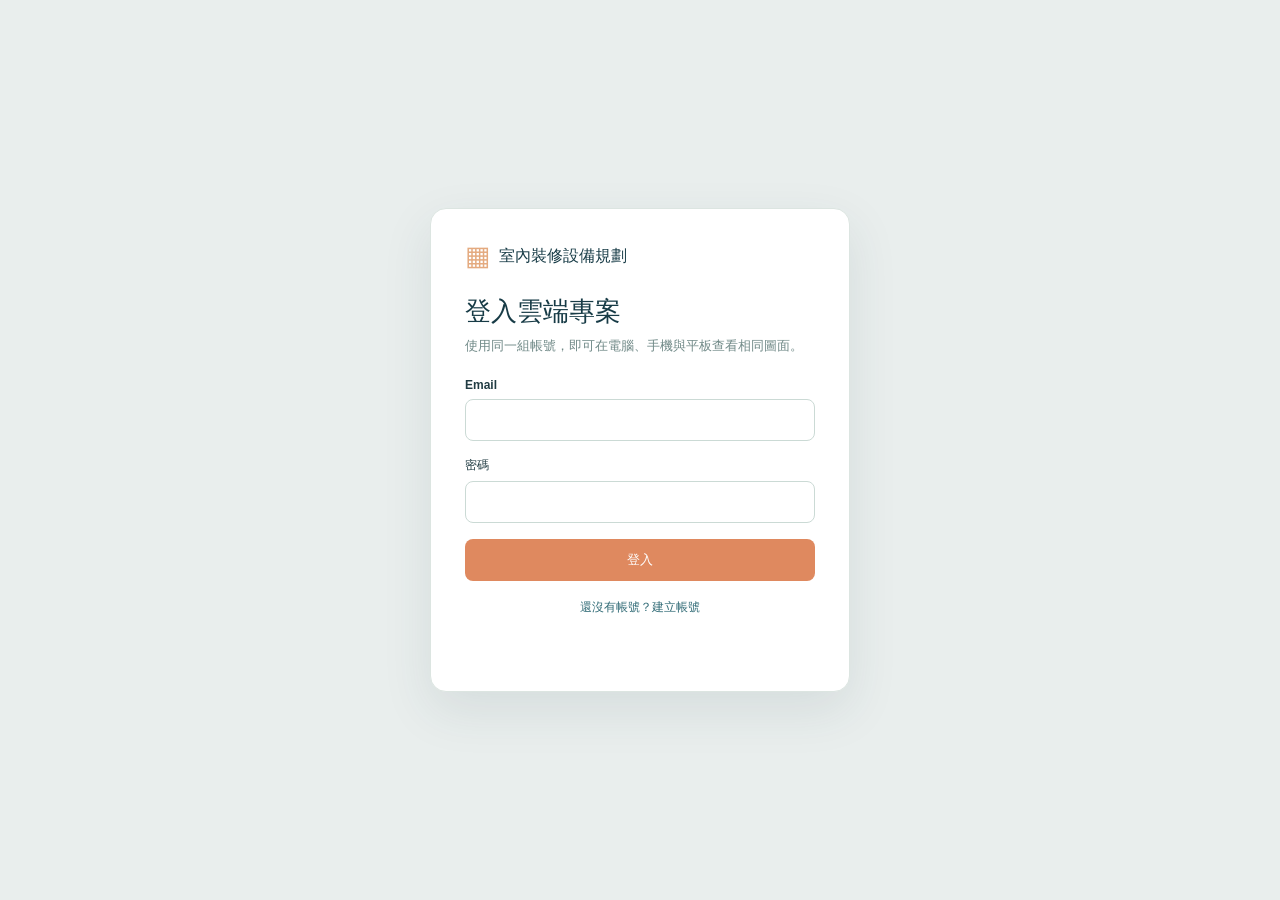
<file: index.html>
<!doctype html>
<html lang="zh-Hant">
<head>
  <meta charset="utf-8">
  <meta name="viewport" content="width=device-width, initial-scale=1">
  <meta name="theme-color" content="#173b46">
  <meta name="description" content="在平面圖上配置設備，立即產生設備數量清單與報價。">
  <title>室內裝修設備規劃</title>
  <link rel="icon" type="image/svg+xml" href="data:image/svg+xml,%3Csvg xmlns='http://www.w3.org/2000/svg' viewBox='0 0 64 64'%3E%3Crect width='64' height='64' rx='14' fill='%23173b46'/%3E%3Cpath d='M12 17h40v30H12zM12 31h40M31 17v30' fill='none' stroke='%23f5ede0' stroke-width='4'/%3E%3Ccircle cx='44' cy='39' r='5' fill='%23e18c63'/%3E%3C/svg%3E">
  <link rel="stylesheet" href="./styles.css?v=20260930-delete-project">
  <script src="./config.js"></script>
</head>
<body>
  <section id="authScreen" class="entry-screen">
    <div class="entry-card">
      <div class="entry-brand"><span class="brand-mark">▦</span> 室內裝修設備規劃</div>
      <h1>登入雲端專案</h1>
      <p>使用同一組帳號，即可在電腦、手機與平板查看相同圖面。</p>
      <div id="configNotice" class="entry-notice" hidden>尚未設定 Supabase。請依 README 填入 dist/config.js 的 Project URL 與 publishable key。</div>
      <form id="authForm">
        <label class="field">Email<input id="authEmail" type="email" autocomplete="email" required></label>
        <label class="field">密碼<input id="authPassword" type="password" autocomplete="current-password" minlength="6" required></label>
        <button id="authSubmit" class="primary-button full" type="submit">登入</button>
      </form>
      <button id="authMode" class="entry-link" type="button">還沒有帳號？建立帳號</button>
      <p id="authMessage" class="entry-message" role="status" aria-live="polite"></p>
    </div>
  </section>

  <section id="projectScreen" class="entry-screen" hidden>
    <div class="project-home">
      <div class="project-home-head"><div><div class="entry-brand"><span class="brand-mark">▦</span> 室內裝修設備規劃</div><h1>我的專案</h1><p id="projectAccount"></p></div><button id="signOutHome" class="outline-button" type="button">登出</button></div>
      <p id="projectStatus" class="entry-message" role="status" aria-live="polite"></p>
      <div id="projectCards" class="project-cards"></div>
      <form id="newProjectForm" class="new-project-form"><label class="field">新專案名稱<input id="newProjectName" type="text" maxlength="120" required placeholder="例如：高雄案場"></label><button class="primary-button" type="submit">建立專案</button></form>
      <div class="project-home-actions"><button id="importBackupHome" class="outline-button" type="button">匯入備份為新專案</button><button id="importLegacy" class="outline-button" type="button" hidden>匯入此瀏覽器的舊資料</button></div>
    </div>
  </section>

  <div id="appShell" class="app-shell" hidden>
    <header class="topbar">
      <div class="brand"><span class="brand-mark" aria-hidden="true">▦</span><span>室內裝修設備規劃</span></div>
      <div class="top-actions">
        <span id="saveStatus" class="save-status">準備就緒</span>
        <button id="resolveConflict" class="text-button" type="button" hidden>載入雲端版本</button>
        <input id="currentProjectName" class="project-name-input" aria-label="專案名稱" type="text" maxlength="120">
        <span id="accountEmail" class="account-email"></span>
        <button id="signOut" class="text-button" type="button">登出</button>
        <button id="exportProject" class="text-button" type="button">備份專案</button>
        <button id="exportPortable" class="text-button" type="button">下載可攜版</button>
        <button id="importProject" class="text-button" type="button">匯入備份</button>
        <button id="printQuote" class="primary-button" type="button">列印報價單</button>
      </div>
    </header>

    <div class="workspace">
      <aside class="sidebar">
        <section class="sidebar-section pages-section">
          <div class="section-title"><h2>圖面與工種</h2><button id="addPage" class="icon-button" title="新增圖面" aria-label="新增圖面" type="button">＋</button></div>
          <p class="hint">每張圖面可指定一種工種</p>
          <div id="pageList" class="page-list"></div>
          <button id="uploadPlans" class="outline-button full" type="button">＋ 匯入圖片或 PDF 圖面</button>
        </section>
        <section class="sidebar-section devices-section">
          <div class="section-title"><h2>設備庫</h2><button id="addDevice" class="icon-button" title="新增設備" aria-label="新增設備" type="button">＋</button></div>
          <p class="hint">拖曳設備到圖面，或點選後在圖面放置</p>
          <div id="deviceList" class="device-list"></div>
          <button id="addDeviceBottom" class="outline-button full" type="button">＋ 新增設備</button>
        </section>
      </aside>

      <main class="editor">
        <div class="editor-toolbar">
          <div class="page-heading"><button id="myProjects" class="project-back" type="button">← 返回專案選擇</button><span class="eyebrow">目前圖面</span><input id="pageName" aria-label="圖面名稱" type="text" maxlength="80"><div class="page-meta"><input id="pageTrade" aria-label="工種" list="tradeSuggestions" maxlength="40" placeholder="工種"><datalist id="tradeSuggestions"><option value="燈具"><option value="水電"><option value="家具"><option value="空調"><option value="智能家居"></datalist><span id="pageDimensions"></span></div></div>
          <div class="editor-actions"><button id="replacePlan" class="text-button" type="button">更換底圖</button><button id="deletePage" class="text-button danger" type="button">刪除圖面</button></div>
        </div>
        <div class="canvas-surround">
          <div id="stage" class="stage" tabindex="0" aria-label="圖面編輯區">
            <img id="planImage" class="plan-image" alt="目前圖面">
            <div id="emptyPlan" class="empty-plan" hidden><strong>這張圖面還沒有底圖</strong><span>匯入 PNG、JPG 或 PDF，也可以先放置設備。</span><button id="emptyUpload" class="primary-button" type="button">上傳圖面</button></div>
            <div id="markerLayer" class="marker-layer"></div>
            <div id="selectionBox" class="selection-box" hidden></div>
          </div>
        </div>
        <div class="editor-foot"><span id="stageHint">從設備庫拖曳到圖面；拖曳空白處可框選設備</span><span id="selectionStatus">未選取設備</span></div>
      </main>

      <aside class="summary-panel">
        <div class="summary-header"><div><span class="eyebrow">即時統計</span><h2>設備與報價</h2></div><span id="totalCount" class="count-pill">0 件</span></div>
        <div class="scope-switch" role="group" aria-label="統計範圍"><button class="active" type="button" data-scope="page">目前圖面</button><button type="button" data-scope="all">全部圖面</button></div>
        <div id="quoteRows" class="quote-rows"></div>
        <div class="summary-total"><span>設備總計</span><strong id="grandTotal">NT$ 0</strong></div>
        <p class="quote-note">金額依設備庫單價計算，未含施工、稅金及其他費用。</p>
        <button id="exportCsv" class="outline-button full" type="button">下載數量與報價 CSV</button>
      </aside>
    </div>
  </div>

  <input id="planFile" type="file" accept="image/png,image/jpeg,image/webp,application/pdf,.pdf" multiple hidden>
  <input id="replaceFile" type="file" accept="image/png,image/jpeg,image/webp,application/pdf,.pdf" hidden>
  <input id="deviceImageFile" type="file" accept="image/png,image/jpeg,image/webp,image/svg+xml" hidden>
  <input id="backupFile" type="file" accept="application/json,text/html,.json,.html" hidden>

  <dialog id="deviceDialog" class="device-dialog">
    <form id="deviceForm" method="dialog">
      <div class="dialog-head"><h2 id="dialogTitle">新增設備</h2><button id="closeDialog" class="icon-button" type="button" aria-label="關閉">×</button></div>
      <div class="image-field"><div id="devicePreview" class="device-preview">＋</div><div><button id="chooseDeviceImage" class="outline-button" type="button">選擇設備圖片</button><p class="hint">PNG、JPG、WebP 或 SVG</p></div></div>
      <label class="field">設備名稱<input id="deviceName" type="text" maxlength="80" required placeholder="例如：崁燈"></label>
      <label class="field">單價（NT$）<input id="devicePrice" type="number" min="0" step="1" required value="0"></label>
      <div class="dialog-actions"><button id="deleteDevice" class="text-button danger" type="button" hidden>刪除設備</button><div class="dialog-spacer"></div><button id="cancelDialog" class="text-button" type="button">取消</button><button class="primary-button" type="submit">儲存設備</button></div>
    </form>
  </dialog>

  <div id="toast" class="toast" role="status" aria-live="polite"></div>
  <section id="printSheet" class="print-sheet"></section>
  <script type="module" src="./app.js?v=20260930-delete-project"></script>
</body>
</html>
</file>
<file: styles.css>
:root{font-family:Inter,"Noto Sans TC","Microsoft JhengHei",sans-serif;color:#213c43;background:#e9eeed;font-synthesis:none}*{box-sizing:border-box}body{margin:0}button,input,select{font:inherit}button{cursor:pointer}button:disabled{cursor:not-allowed;opacity:.5}.app-shell{height:100vh;min-height:660px;display:flex;flex-direction:column}.topbar{height:68px;flex:none;background:#173b46;color:#fff;display:flex;align-items:center;justify-content:space-between;padding:0 24px;gap:20px;box-shadow:0 2px 12px #173b4615;z-index:3}.brand{display:flex;align-items:center;gap:12px;font-weight:800;letter-spacing:.04em;font-size:18px;white-space:nowrap}.brand-mark{font-size:27px;color:#e4aa7f;line-height:1}.top-actions{display:flex;align-items:center;gap:10px}.save-status{font-size:12px;color:#b9d1d1;margin-right:8px;white-space:nowrap}.text-button,.outline-button,.primary-button,.icon-button{border:0;border-radius:8px;min-height:38px;padding:0 13px;font-weight:700;font-size:13px;transition:background .15s,transform .15s}.text-button{background:transparent;color:inherit}.text-button:hover{background:#ffffff1a}.primary-button{background:#df895f;color:#fff}.primary-button:hover{background:#cb744c}.outline-button{background:#fff;border:1px solid #bac9c9;color:#27505b}.outline-button:hover{background:#f4f7f6}.icon-button{width:30px;height:30px;min-height:30px;padding:0;background:#edf3f1;color:#28606d;font-size:23px;line-height:1}.icon-button:hover{background:#d8e6e2}.full{width:100%}.danger{color:#b34f45!important}.workspace{min-height:0;flex:1;display:grid;grid-template-columns:240px minmax(420px,1fr) 300px}.sidebar,.summary-panel{background:#fafbf9;overflow-y:auto}.sidebar{border-right:1px solid #d9e2df}.summary-panel{border-left:1px solid #d9e2df;padding:26px 21px;display:flex;flex-direction:column}.sidebar-section{padding:23px 16px 25px}.sidebar-section+.sidebar-section{border-top:1px solid #dde5e2}.section-title{display:flex;align-items:center;justify-content:space-between;gap:8px}.section-title h2,.summary-header h2{font-size:16px;letter-spacing:.02em;margin:0;font-weight:800}.hint{font-size:11px;color:#7c9090;line-height:1.5;margin:7px 0 14px}.page-list,.device-list{display:flex;flex-direction:column;gap:8px;margin-bottom:14px}.page-card,.device-card{display:flex;align-items:center;width:100%;border:1px solid #e0e8e5;background:#fff;border-radius:9px;text-align:left;color:#24434b}.page-card{padding:10px 11px;gap:10px;min-height:58px}.page-card.active{border-color:#2e6973;box-shadow:inset 3px 0 #2e6973;background:#f1f7f4}.page-index{display:grid;place-items:center;width:29px;height:29px;border-radius:6px;background:#e5eeeb;color:#36707b;font-weight:800;font-size:12px;flex:none}.page-card.active .page-index{background:#d7e9e4}.page-info{min-width:0;flex:1}.page-title{display:block;font-size:13px;font-weight:800;white-space:nowrap;overflow:hidden;text-overflow:ellipsis}.page-sub{display:block;color:#879b98;font-size:11px;margin-top:3px}.device-card{gap:10px;padding:9px;min-height:60px;cursor:grab}.device-card:active{cursor:grabbing}.device-card.selected{border-color:#df895f;background:#fff6ef}.device-thumb{width:38px;height:38px;border-radius:7px;background:#f0f2ef;object-fit:contain;flex:none;padding:3px}.device-info{min-width:0;flex:1}.device-title{display:block;font-size:13px;font-weight:800;overflow:hidden;text-overflow:ellipsis;white-space:nowrap}.device-price{display:block;color:#7d918d;font-size:11px;margin-top:3px}.device-edit{font-size:17px;color:#74918e;border:0;background:transparent;padding:4px}.editor{min-width:0;display:flex;flex-direction:column;background:#e9eeed}.editor-toolbar{min-height:93px;background:#f7f9f7;display:flex;align-items:center;justify-content:space-between;padding:17px 24px;gap:12px;border-bottom:1px solid #d6e0dd}.page-heading{min-width:0}.eyebrow{display:block;text-transform:uppercase;letter-spacing:.1em;color:#879b98;font-size:10px;font-weight:800;margin-bottom:4px}.page-heading input{border:0;background:transparent;color:#183b44;font-weight:800;font-size:20px;width:min(420px,100%);outline:none;padding:0}.page-heading input:focus{border-bottom:1px solid #df895f}.page-meta{display:flex;align-items:center;gap:10px;margin-top:6px;color:#8a9c99;font-size:11px}.page-meta select{border:0;border-radius:4px;background:#e2eeea;color:#35636a;padding:3px 20px 3px 7px;font-size:11px;font-weight:800}.editor-actions{display:flex;gap:3px;color:#5d7778;white-space:nowrap}.editor-actions .text-button:hover{background:#e9efec}.canvas-surround{min-height:0;flex:1;overflow:auto;display:grid;place-items:center;padding:30px}.stage{position:relative;width:min(100%,1100px);aspect-ratio:1.55;background:#fff;box-shadow:0 10px 32px #27454a21,0 0 0 1px #cbd6d2;touch-action:none;outline:none;user-select:none}.stage:focus{box-shadow:0 10px 32px #27454a21,0 0 0 2px #6a9d9d}.plan-image{position:absolute;inset:0;width:100%;height:100%;object-fit:fill;pointer-events:none}.marker-layer{position:absolute;inset:0}.empty-plan{position:absolute;inset:0;display:flex;flex-direction:column;align-items:center;justify-content:center;gap:12px;color:#6b8a8c;background-image:linear-gradient(#eff3f1 1px,transparent 1px),linear-gradient(90deg,#eff3f1 1px,transparent 1px);background-size:30px 30px}.empty-plan[hidden]{display:none}.empty-plan strong{color:#315a63;font-size:17px}.empty-plan span{font-size:12px}.marker{position:absolute;width:30px;height:30px;transform:translate(-50%,-50%);border-radius:8px;background:#fff;border:2px solid #fff;box-shadow:0 1px 8px #183b4466;cursor:grab;display:grid;place-items:center;touch-action:none}.marker:active{cursor:grabbing}.marker img{width:100%;height:100%;object-fit:contain;border-radius:5px;pointer-events:none}.marker.selected{outline:2px solid #e17e50;outline-offset:2px}.marker::after{content:attr(data-index);position:absolute;left:calc(100% + 3px);top:-5px;font-size:9px;color:#af4f34;font-weight:800;background:#fff9;padding:1px 2px;border-radius:2px;pointer-events:none}.selection-box{position:absolute;border:1px dashed #e17e50;background:#e17e502b;pointer-events:none;z-index:5}.editor-foot{height:42px;padding:0 23px;display:flex;align-items:center;justify-content:space-between;gap:20px;color:#768f8f;font-size:11px;border-top:1px solid #d4dfdc}.summary-header{display:flex;align-items:end;justify-content:space-between;margin-bottom:22px}.summary-header h2{font-size:20px}.count-pill{padding:5px 9px;border-radius:20px;background:#e3eeea;color:#376772;font-size:11px;font-weight:800}.scope-switch{display:flex;padding:3px;background:#e8eeeb;border-radius:8px;margin-bottom:22px}.scope-switch button{flex:1;border:0;border-radius:6px;background:transparent;color:#6e8786;font-size:12px;font-weight:700;padding:8px}.scope-switch button.active{background:#fff;color:#264d55;box-shadow:0 1px 4px #23454b1c}.quote-rows{flex:1;overflow:auto;min-height:80px}.quote-head,.quote-row{display:grid;grid-template-columns:minmax(0,1fr) 40px 80px;gap:6px;align-items:center}.quote-head{font-size:10px;color:#98aaa5;padding:0 0 9px;border-bottom:1px solid #dce6e1}.quote-row{padding:12px 0;border-bottom:1px solid #e3eae6;font-size:12px}.quote-name{display:flex;align-items:center;gap:7px;min-width:0;font-weight:700}.quote-name img{width:23px;height:23px;object-fit:contain}.quote-name span{white-space:nowrap;overflow:hidden;text-overflow:ellipsis}.quote-qty{text-align:center;color:#587477}.quote-price{text-align:right;font-weight:800}.quote-empty{font-size:12px;line-height:1.7;color:#91a39e;text-align:center;padding:45px 10px}.summary-total{border-top:2px solid #315c63;display:flex;justify-content:space-between;align-items:center;padding-top:17px;margin-top:12px;font-size:13px;font-weight:700}.summary-total strong{font-size:21px;color:#af5935}.quote-note{font-size:10px;line-height:1.6;color:#96a8a2;margin:14px 0 18px}.summary-panel .outline-button{margin-top:0}.device-dialog{border:0;border-radius:14px;padding:0;width:min(460px,calc(100% - 30px));box-shadow:0 26px 70px #102e3488;color:#25454c}.device-dialog::backdrop{background:#102a3480}.device-dialog form{padding:24px}.dialog-head{display:flex;justify-content:space-between;align-items:center;margin-bottom:20px}.dialog-head h2{margin:0;font-size:19px}.image-field{display:flex;align-items:center;gap:17px;margin-bottom:20px}.device-preview{width:72px;height:72px;border-radius:10px;background:#f0f5f2;display:grid;place-items:center;font-size:28px;color:#7ca2a0;overflow:hidden}.device-preview img{width:100%;height:100%;object-fit:contain}.image-field .hint{margin:6px 0 0}.field{display:block;font-size:12px;font-weight:800;margin-bottom:16px}.field input{display:block;margin-top:7px;border:1px solid #cbdad5;border-radius:8px;height:42px;width:100%;padding:0 12px;font-size:14px;outline:none}.field input:focus{border-color:#538b8b;box-shadow:0 0 0 3px #538b8b22}.dialog-actions{display:flex;align-items:center;gap:7px;margin-top:24px}.dialog-spacer{flex:1}.dialog-actions .text-button{color:#5d7778}.toast{position:fixed;bottom:22px;left:50%;transform:translate(-50%,10px);background:#1e4852;color:#fff;padding:10px 16px;border-radius:9px;font-size:12px;box-shadow:0 7px 20px #173b4645;z-index:20;opacity:0;pointer-events:none;transition:opacity .2s,transform .2s}.toast.show{opacity:1;transform:translate(-50%,0)}.print-sheet{display:none}@media(max-width:1100px){.workspace{grid-template-columns:200px minmax(350px,1fr) 260px}.sidebar-section{padding-left:12px;padding-right:12px}.summary-panel{padding:22px 15px}.canvas-surround{padding:20px}}@media(max-width:800px){.app-shell{height:auto;min-height:100vh}.topbar{height:auto;min-height:64px;flex-wrap:wrap;padding:12px 16px}.save-status{display:none}.workspace{display:flex;flex-direction:column}.sidebar{order:2;border-right:0;border-top:1px solid #d9e2df}.sidebar-section{padding:18px}.page-list,.device-list{flex-direction:row;overflow:auto}.page-card{min-width:155px}.device-card{min-width:160px}.editor{order:1;min-height:500px}.editor-toolbar{padding:14px 16px}.editor-actions{flex-direction:column}.canvas-surround{min-height:350px}.summary-panel{order:3;border-left:0;border-top:1px solid #d9e2df;min-height:330px}.quote-rows{max-height:260px}}@media(max-width:540px){.brand{font-size:15px}.top-actions{width:100%;justify-content:space-between;gap:2px}.top-actions button{font-size:11px;padding:0 6px}.editor-toolbar{align-items:flex-start}.page-heading input{font-size:17px}.editor-actions .text-button{font-size:11px;min-height:30px}.canvas-surround{padding:12px}.stage{min-width:350px}.editor-foot{padding:0 10px;font-size:10px}.editor-foot span:first-child{max-width:65%}}
@media print{body{background:#fff}.app-shell,.toast,.device-dialog{display:none!important}.print-sheet{display:block;padding:10mm 8mm;color:#24373c;font:12pt "Microsoft JhengHei",sans-serif}.print-sheet h1{font-size:20pt;margin:0 0 4mm}.print-sheet .print-meta{color:#64777a;font-size:10pt;margin-bottom:8mm}.print-sheet h2{font-size:13pt;margin:8mm 0 2mm}.print-sheet table{width:100%;border-collapse:collapse;margin-bottom:6mm}.print-sheet th,.print-sheet td{border-bottom:1px solid #c9d4d2;text-align:left;padding:3mm 2mm;font-size:10pt}.print-sheet th:last-child,.print-sheet td:last-child{text-align:right}.print-sheet .print-total{text-align:right;font-weight:800;font-size:15pt;padding-top:5mm;border-top:2px solid #254d56}.print-sheet .print-note{font-size:9pt;color:#657b7d;margin-top:5mm}.print-sheet .print-plan{max-width:100%;max-height:120mm;object-fit:contain;border:1px solid #dde5e2;page-break-inside:avoid}.print-sheet .print-section{break-inside:avoid}}

.page-meta input{border:0;border-radius:4px;background:#e2eeea;color:#35636a;padding:4px 7px;font-size:11px;font-weight:800;width:100px;outline:none}
.project-back{display:inline-flex;align-items:center;border:1px solid #a8c2bb;border-radius:7px;background:#fff;color:#275c62;padding:7px 11px;margin:0 0 12px;font-size:12px;font-weight:800;line-height:1.2;cursor:pointer}.project-back:hover,.project-back:focus-visible{background:#e4f1ec;border-color:#4c8b83}.project-back:focus-visible{outline:2px solid #4c8b83;outline-offset:2px}
.project-card-row{display:flex;align-items:stretch;gap:8px}.project-card-row .project-card{flex:1;min-width:0}.project-delete{flex:none;border:1px solid #ddb5ad;border-radius:9px;background:#fff;color:#a84439;padding:0 14px;font-size:12px;font-weight:800;cursor:pointer}.project-delete:hover,.project-delete:focus-visible{background:#fff1ee;border-color:#b45a4d}.project-delete:focus-visible{outline:2px solid #b45a4d;outline-offset:2px}.project-delete:disabled{opacity:.55;cursor:wait}@media(max-width:540px){.project-card-row{gap:5px}.project-delete{padding:0 10px}}
[hidden]{display:none!important}.entry-screen{min-height:100vh;display:grid;place-items:center;background:#e9eeed;padding:24px}.entry-card,.project-home{background:#fff;border:1px solid #dce5e1;box-shadow:0 18px 50px #23444b1a;border-radius:16px;padding:34px;width:min(420px,100%)}.entry-brand{font-weight:800;color:#173b46;display:flex;align-items:center;gap:8px}.entry-card h1,.project-home h1{font-size:26px;color:#173b46;margin:24px 0 7px}.entry-card>p,.project-home-head p{font-size:13px;color:#718a88;line-height:1.6;margin:0 0 22px}.entry-card form .field{margin-bottom:16px}.entry-card form .primary-button{height:42px}.entry-link{border:0;background:none;color:#326c77;font-size:12px;font-weight:800;display:block;margin:17px auto 0}.entry-notice{background:#fff4e9;border:1px solid #e8c5a6;border-radius:8px;padding:11px;font-size:12px;line-height:1.6;margin:16px 0}.entry-message{font-size:12px;line-height:1.6;color:#b34f45;min-height:18px}.project-home{width:min(680px,100%)}.project-home-head{display:flex;justify-content:space-between;gap:20px;align-items:start}.project-home-head h1{margin-bottom:2px}.project-cards{display:flex;flex-direction:column;gap:9px;max-height:45vh;overflow:auto}.project-card{display:flex;justify-content:space-between;align-items:center;gap:12px;width:100%;background:#f8faf9;border:1px solid #dce5e1;border-radius:9px;padding:13px 15px;text-align:left;color:#23434a}.project-card:hover{border-color:#588c8a;background:#f0f7f4}.project-card strong{display:block;font-size:14px}.project-card small{display:block;color:#8aa09c;margin-top:4px}.project-empty{border:1px dashed #c8d9d3;border-radius:9px;padding:24px;text-align:center;color:#879e98;font-size:13px}.new-project-form{display:flex;align-items:end;gap:10px;margin-top:20px}.new-project-form .field{flex:1;margin:0}.new-project-form .primary-button{height:42px}.project-home-actions{display:flex;gap:8px;margin-top:13px;flex-wrap:wrap}.project-name-input{background:#ffffff18;border:1px solid #ffffff40;border-radius:7px;color:#fff;font-size:12px;font-weight:800;height:36px;padding:0 9px;width:145px}.project-name-input:focus{outline:2px solid #dfa17e}.account-email{color:#b9d1d1;font-size:11px;max-width:110px;white-space:nowrap;overflow:hidden;text-overflow:ellipsis}.topbar .top-actions{gap:4px}.topbar .top-actions .text-button{padding:0 8px}@media(max-width:1250px){.account-email{display:none}.project-name-input{width:115px}}@media(max-width:800px){.project-name-input{width:115px}.top-actions{flex-wrap:wrap}.topbar .top-actions{width:100%}.topbar .top-actions .text-button{font-size:11px}.entry-screen{padding:12px}.entry-card,.project-home{padding:24px}.new-project-form{flex-direction:column;align-items:stretch}}

@media(max-width:800px){.topbar .save-status{display:inline-block;max-width:100%;font-size:11px}.topbar .top-actions{row-gap:3px}}
</file>
